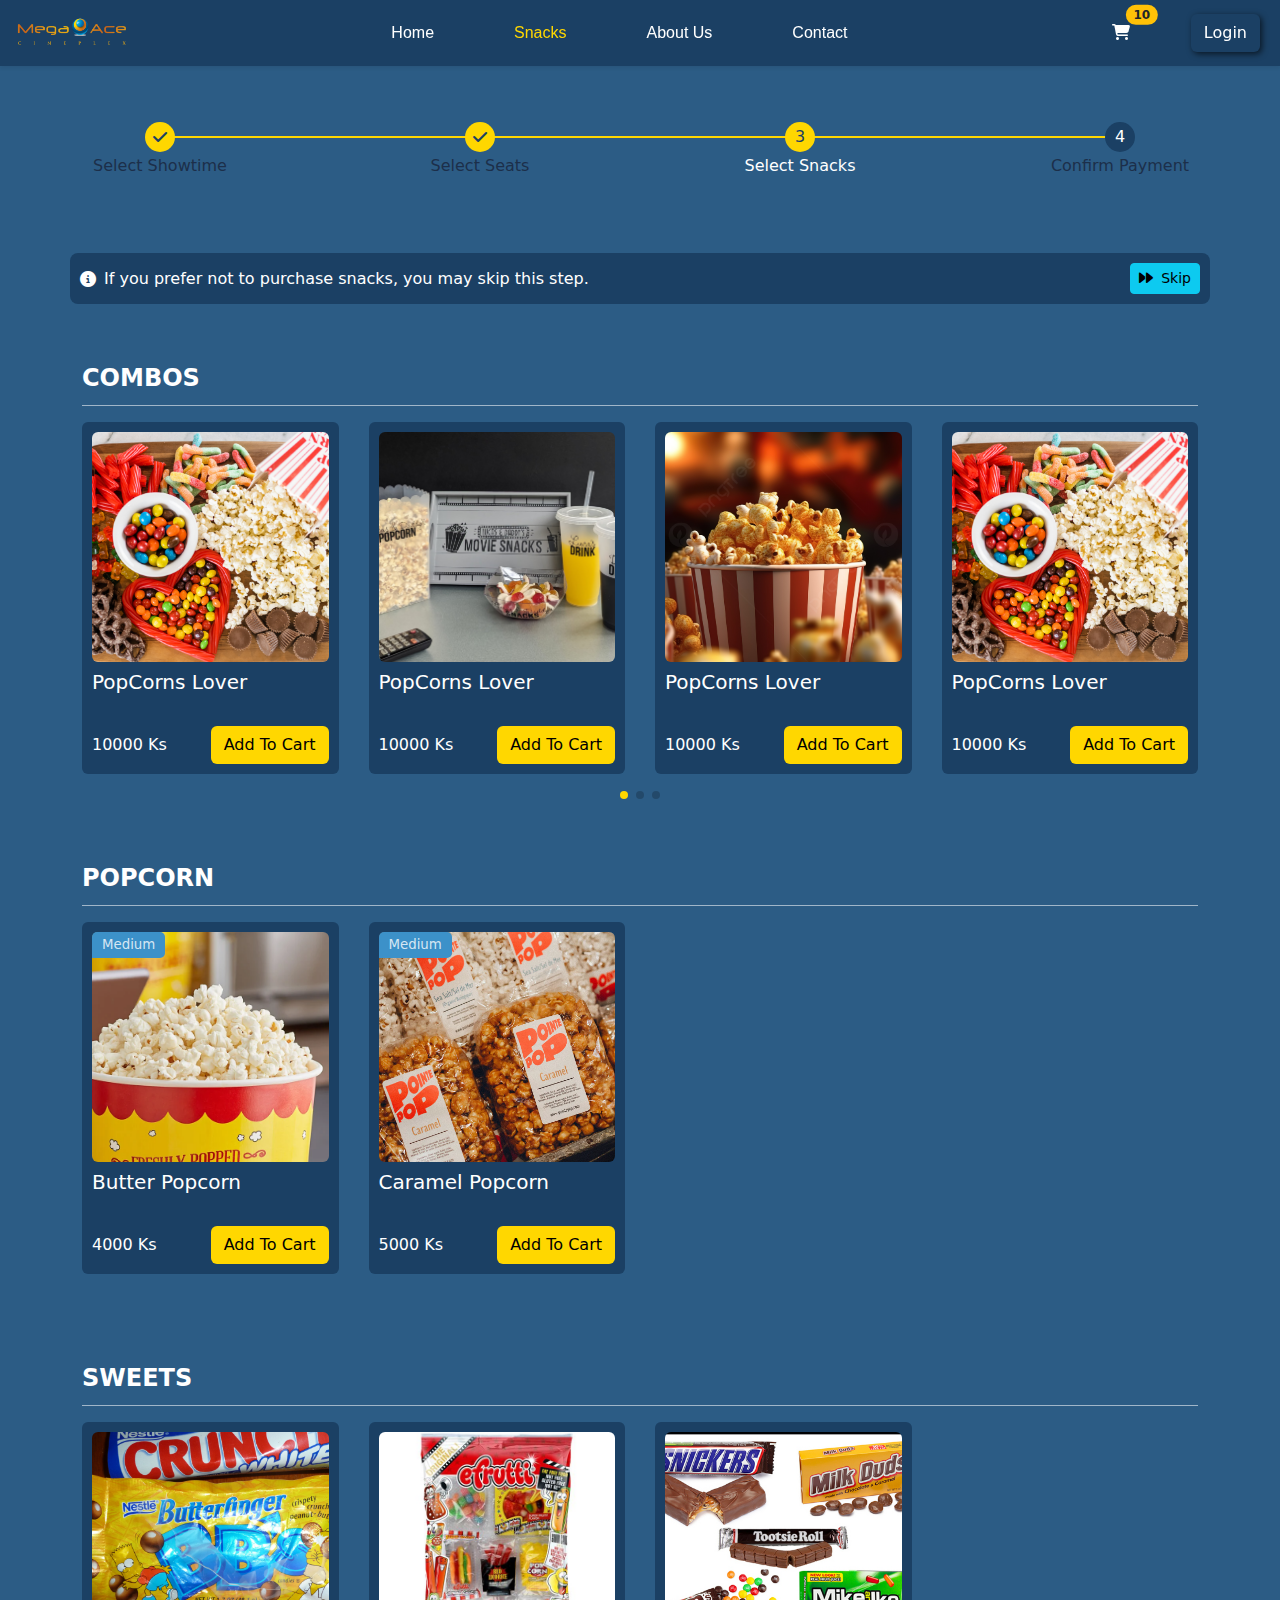
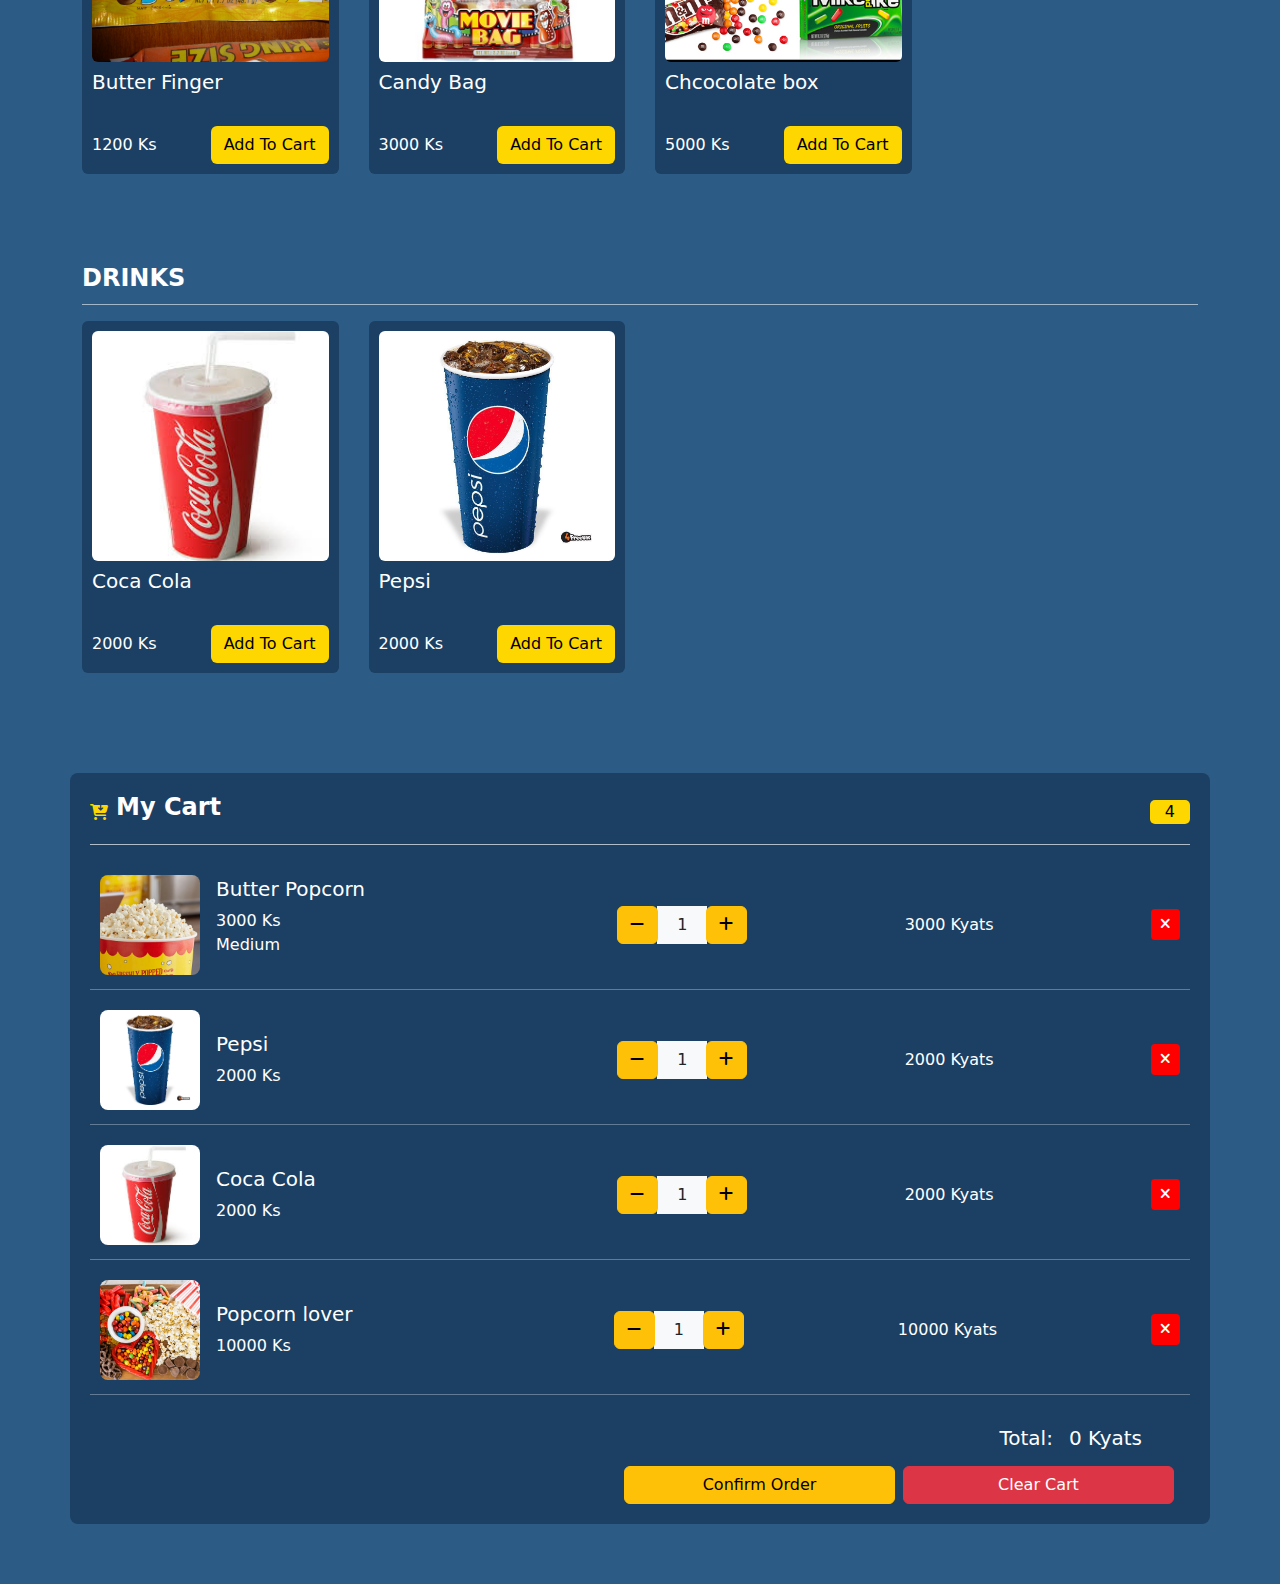
<file: index.html>
<!DOCTYPE html>
<html lang="en">
<head>
    <meta charset="UTF-8">
    <meta name="viewport" content="width=device-width, initial-scale=1.0">

    <title>Snacks</title>

    <!-- css bootstrap  -->
    <link href="https://cdn.jsdelivr.net/npm/bootstrap@5.3.3/dist/css/bootstrap.min.css" rel="stylesheet" integrity="sha384-QWTKZyjpPEjISv5WaRU9OFeRpok6YctnYmDr5pNlyT2bRjXh0JMhjY6hW+ALEwIH" crossorigin="anonymous">

    <!-- font-awesome  -->
    <link rel="stylesheet" href="font-awesome/css/all.min.css">

    <!-- animate  -->
   <link rel="stylesheet" href="https://cdnjs.cloudflare.com/ajax/libs/animate.css/4.1.1/animate.min.css"/>

    <!-- swiper css  -->
    <link rel="stylesheet" href="https://cdn.jsdelivr.net/npm/swiper@11/swiper-bundle.min.css" />
    
    <!-- css -->
    <link rel="stylesheet" href="style.css">
</head>
<body>
    <!-- nav bar start-->
    <nav class="navbar navbar-expand-md sticky-top shadow-sm d-flex" id="nav">
        <div class="container-fluid">
            <a href="index.html" class="d-flex align-items-center text-decoration-none">
                <img src="image/IMG_20240924_142602_514.png" alt="" id="logo-img">
            </a>
            <div class="d-flex align-items-center me-2">
                <button class="navbar-toggler" type="button" data-bs-toggle="collapse" data-bs-target="#navbarNav" aria-controls="navbarNav" aria-expanded="false" aria-label="Toggle navigation">
                    <i class="fa-solid fa-bars"></i>
                </button>
                <div class="d-md-none d-flex ms-auto cart-button-mobile">
                    <a href="" class="btn position-relative">
                        <i class="fa-solid fa-cart-shopping text-white"></i>
                        <span class="position-absolute top-0 start-100 translate-middle text-dark badge rounded-pill bg-warning">10</span>
                    </a>
                </div>
            </div>
            <div class="collapse navbar-collapse" id="navbarNav">
                <ul class="navbar-nav m-auto" id="nav-order">
                    <li class="nav-item">
                        <a class="nav-link" href="home.html">Home</a>
                    </li>
                    <li class="nav-item">
                        <a class="nav-link" href="index.html">Snacks</a>
                    </li>
                    <li class="nav-item">
                        <a class="nav-link" href="about.html">About Us</a>
                    </li>
                    <li class="nav-item">
                        <a class="nav-link" href="contact.html">Contact</a>
                    </li>
                </ul>
                <div class="nav-item d-flex" id="nav-icon">
                    <div class="d-inline me-5" id="cart-lap">
                        <a href="">
                            <button type="button" class="btn position-relative">
                                <i class="fa-solid fa-cart-shopping text-white"></i>
                                <span class="position-absolute top-0 start-100 translate-middle text-dark badge rounded-pill bg-warning">
                                  10
                                </span>
                            </button>
                        </a>
                    </div>
                    <div class="d-inline me-2">
                        <a href="auth.html" class="btn text-white" role="button" id="login-btn">
                            Login
                        </a>
                    </div>
                </div>
            </div>
        </div>
    </nav>
    <!-- nav bar end  -->

    <!-- snacks page start  -->
    <!-- <section>
        <div id="carouselExampleInterval" class="carousel slide" data-bs-ride="carousel">
            <div class="carousel-indicators">
                <button type="button" data-bs-target="#carouselExampleInterval" data-bs-slide-to="0" class="active" aria-current="true" aria-label="Slide 1"></button>
                <button type="button" data-bs-target="#carouselExampleInterval" data-bs-slide-to="1" aria-label="Slide 2"></button>
                <button type="button" data-bs-target="#carouselExampleInterval" data-bs-slide-to="2" aria-label="Slide 3"></button>
              </div>
            <div class="carousel-inner">
                <div class="carousel-item active" data-bs-interval="3000">
                    <img src="image/movie-night-snack-board.jpg" class="d-block w-100" alt="...">
                </div>
                <div class="carousel-item" data-bs-interval="3000">
                    <img src="image/il_fullxfull.5926733962_tkkp.avif" class="d-block w-100" alt="...">
                </div>
                <div class="carousel-item" data-bs-interval="3000">
                    <img src="image/pngtree-abundance-of-popcorn-for-an-immersive-cinema-experience-3d-rendered-illustration-picture-image_8480091.jpg" class="d-block w-100" alt="...">
                </div>
            </div>
        </div>
    </section> -->
    <!-- snacks page end  -->

    <div id="order-location3">
        <div class="d-flex align-items-center justify-content-center">
            <span></span>
            <span></span>
        </div>
        <div id="o-location-n">
            <div class="d-flex align-items-center justify-content-around">
                <label for=""><i class="fa-solid fa-check"></i></label>
                <label for=""><i class="fa-solid fa-check"></i></label>
                <label for="">3</label>
                <label for="">4</label>
            </div>
            <div class="d-flex align-items-center justify-content-around mt-1">
                <h6>Select Showtime</h6>
                <h6>Select Seats</h6>
                <h6>Select Snacks</h6>
                <h6>Confirm Payment</h6>
            </div>
        </div>
    </div>

    <div id="skip-section" class="container-lg">
        <div class="d-flex align-items-center">
            <i class="fa-solid fa-circle-info me-2"></i>
            <label class="text-gray-50">If you prefer not to purchase snacks, you may skip this step.</label>
        </div>
        <a href="payment.html" class="text-decoration-none">
            <button class="btn btn-sm btn-info"><i class="fa-solid fa-forward me-2"></i>Skip</button>
        </a>
    </div>

    <!-- snack catgories start  -->
    <section id="snack-category" class="container-lg">
        <div class="combo-snack">
            <h4>COMBOS</h4>
            <div class="swiper mySwiper">
                <div class="swiper-wrapper">
                    <div class="swiper-slide">
                        <div class="rounded combo-content">
                            <a href="" class="text-white text-decoration-none">
                                <img src="image/movie-night-snack-board.jpg" class="w-100 d-block rounded" alt="">
                                <h5 class="mt-2">PopCorns Lover</h5> 
                            </a>
                            <div class="d-flex align-items-center justify-content-between mt-3">
                                <label for="">10000 Ks</label>
                                <a href="" class="text-decoration-none">
                                    <button class="btn cart-btn">Add To Cart</button>
                                </a>
                            </div>
                        </div>
                    </div>
                    <div class="swiper-slide">
                        <div class="rounded combo-content">
                            <a href="" class="text-white text-decoration-none">
                                <img src="image/il_fullxfull.5926733962_tkkp.avif" class="w-100 d-block rounded" alt="">
                                <h5 class="mt-2">PopCorns Lover</h5> 
                            </a>
                            <div class="d-flex align-items-center justify-content-between mt-3">
                                <label for="">10000 Ks</label>
                                <a href="" class="text-decoration-none">
                                    <button class="btn cart-btn">Add To Cart</button>
                                </a>
                            </div>
                        </div>
                    </div>
                    <div class="swiper-slide">
                        <div class="rounded combo-content">
                            <a href="" class="text-white text-decoration-none">
                                <img src="image/pngtree-abundance-of-popcorn-for-an-immersive-cinema-experience-3d-rendered-illustration-picture-image_8480091.jpg" class="w-100 d-block rounded" alt="">
                                <h5 class="mt-2">PopCorns Lover</h5> 
                            </a>
                            <div class="d-flex align-items-center justify-content-between mt-3">
                                <label for="">10000 Ks</label>
                                <a href="" class="text-decoration-none">
                                    <button class="btn cart-btn">Add To Cart</button>
                                </a>
                            </div>
                        </div>
                    </div>
                    <div class="swiper-slide">
                        <div class="rounded combo-content">
                            <a href="" class="text-white text-decoration-none">
                                <img src="image/movie-night-snack-board.jpg" class="w-100 d-block rounded" alt="">
                                <h5 class="mt-2">PopCorns Lover</h5> 
                            </a>
                            <div class="d-flex align-items-center justify-content-between mt-3">
                                <label for="">10000 Ks</label>
                                <a href="" class="text-decoration-none">
                                    <button class="btn cart-btn">Add To Cart</button>
                                </a>
                            </div>
                        </div>
                    </div>
                    <div class="swiper-slide">
                        <div class="rounded combo-content">
                            <a href="" class="text-white text-decoration-none">
                                <img src="image/il_fullxfull.5926733962_tkkp.avif" class="w-100 d-block rounded" alt="">
                                <h5 class="mt-2">PopCorns Lover</h5> 
                            </a>
                            <div class="d-flex align-items-center justify-content-between mt-3">
                                <label for="">10000 Ks</label>
                                <a href="" class="text-decoration-none">
                                    <button class="btn cart-btn">Add To Cart</button>
                                </a>
                            </div>
                        </div>
                    </div>
                    <div class="swiper-slide">
                        <div class="rounded combo-content">
                            <a href="" class="text-white text-decoration-none">
                                <img src="image/pngtree-abundance-of-popcorn-for-an-immersive-cinema-experience-3d-rendered-illustration-picture-image_8480091.jpg" class="w-100 d-block rounded" alt="">
                                <h5 class="mt-2">PopCorns Lover</h5> 
                            </a>
                            <div class="d-flex align-items-center justify-content-between mt-3">
                                <label for="">10000 Ks</label>
                                <a href="" class="text-decoration-none">
                                    <button class="btn cart-btn">Add To Cart</button>
                                </a>
                            </div>
                        </div>
                    </div>
                </div>
                <div class="swiper-pagination"></div>
            </div>
        </div>
        <div class="popcorn-snack">
            <h4>POPCORN</h4>
            <div class="swiper mySwiper">
                <div class="swiper-wrapper">
                    <div class="swiper-slide">
                        <div class="rounded combo-content">
                            <a href="detail.html" class="text-white text-decoration-none">
                                <img src="image/pop1.webp" class="w-100 d-block rounded" alt="">
                                <span>Medium</span>
                                <h5 class="mt-2">Butter Popcorn</h5> 
                            </a>
                            <div class="d-flex align-items-center justify-content-between mt-3">
                                <label for="">4000 Ks</label>
                                <a href="" class="text-decoration-none">
                                    <button class="btn cart-btn">Add To Cart</button>
                                </a>
                            </div>
                        </div>
                    </div>
                    <div class="swiper-slide">
                        <div class="rounded combo-content">
                            <a href="" class="text-white text-decoration-none">
                                <img src="image/pop2.webp" class="w-100 d-block rounded" alt="">
                                <span>Medium</span>
                                <h5 class="mt-2">Caramel Popcorn</h5> 
                            </a>
                            <div class="d-flex align-items-center justify-content-between mt-3">
                                <label for="">5000 Ks</label>
                                <a href="" class="text-decoration-none">
                                    <button class="btn cart-btn">Add To Cart</button>
                                </a>
                            </div>
                        </div>
                    </div>
                </div>
                <div class="swiper-pagination"></div>
            </div>
        </div>
        <div class="sweet-snack">
            <h4>SWEETS</h4>
            <div class="swiper mySwiper">
                <div class="swiper-wrapper">
                    <div class="swiper-slide">
                        <div class="rounded combo-content">
                            <a href="" class="text-white text-decoration-none">
                                <img src="image/sweet1.jpg" class="w-100 d-block rounded" alt="">
                                <h5 class="mt-2">Butter Finger</h5> 
                            </a>
                            <div class="d-flex align-items-center justify-content-between mt-3">
                                <label for="">1200 Ks</label>
                                <a href="" class="text-decoration-none">
                                    <button class="btn cart-btn">Add To Cart</button>
                                </a>
                            </div>
                        </div>
                    </div>
                    <div class="swiper-slide">
                        <div class="rounded combo-content">
                            <a href="" class="text-white text-decoration-none">
                                <img src="image/sweet2.jpg" class="w-100 d-block rounded" alt="">
                                <h5 class="mt-2">Candy Bag</h5> 
                            </a>
                            <div class="d-flex align-items-center justify-content-between mt-3">
                                <label for="">3000 Ks</label>
                                <a href="" class="text-decoration-none">
                                    <button class="btn cart-btn">Add To Cart</button>
                                </a>
                            </div>
                        </div>
                    </div>
                    <div class="swiper-slide">
                        <div class="rounded combo-content">
                            <a href="" class="text-white text-decoration-none">
                                <img src="image/sweet3.jpg" class="w-100 d-block rounded" alt="">
                                <h5 class="mt-2">Chcocolate box</h5> 
                            </a>
                            <div class="d-flex align-items-center justify-content-between mt-3">
                                <label for="">5000 Ks</label>
                                <a href="" class="text-decoration-none">
                                    <button class="btn cart-btn">Add To Cart</button>
                                </a>
                            </div>
                        </div>
                    </div>
                </div>
                <div class="swiper-pagination"></div>
            </div>
        </div>
        <div class="drinks">
            <h4>DRINKS</h4>
            <div class="swiper mySwiper">
                <div class="swiper-wrapper">
                    <div class="swiper-slide">
                        <div class="rounded combo-content">
                            <a href="" class="text-white text-decoration-none">
                                <img src="image/drinks1.jfif" class="w-100 d-block rounded" alt="">
                                <h5 class="mt-2">Coca Cola</h5> 
                            </a>
                            <div class="d-flex align-items-center justify-content-between mt-3">
                                <label for="">2000 Ks</label>
                                <a href="" class="text-decoration-none">
                                    <button class="btn cart-btn">Add To Cart</button>
                                </a>
                            </div>
                        </div>
                    </div>
                    <div class="swiper-slide">
                        <div class="rounded combo-content">
                            <a href="" class="text-white text-decoration-none">
                                <img src="image/drinks2.jpg" class="w-100 d-block rounded" alt="">
                                <h5 class="mt-2">Pepsi</h5> 
                            </a>
                            <div class="d-flex align-items-center justify-content-between mt-3">
                                <label for="">2000 Ks</label>
                                <a href="" class="text-decoration-none">
                                    <button class="btn cart-btn">Add To Cart</button>
                                </a>
                            </div>
                        </div>
                    </div>
                </div>
                <div class="swiper-pagination"></div>
            </div>
        </div>
    </section>
    <!-- snack catgories end  -->

    <!-- <div id="cancel-info">
        <div class="d-flex mb-5 border p-3 rounded">
            <i class="fa-solid fa-circle-info me-2 mt-1"></i>
            <label>You can cancel your ticket(s) up to <span class="text-warning fw-bold">45 minutes</span> before the show begins. After this time, <span class="text-warning fw-bold">cancellations may not be possible</span>, so please make sure to act within this timeframe.</label>
        </div>
    </div>

    <div id="booking-total">
        <h5>Amount Payable</h5>
        <div class="px-5 mb-4">
            <div class="d-flex align-items-center justify-content-between mt-3" id="booking-total-content">
                <div class="d-flex align-items-center">
                    <span>3</span>
                    <label>Ticket(s)</label>
                </div>
                <label>15000 Kyats</label>
            </div>
            <div class="d-flex align-items-center justify-content-between mt-3" id="booking-total-content">
                <div class="d-flex align-items-center">
                    <span>6</span>
                    <label>Snacks</label>
                </div>
                <label>19000 Kyats</label>
            </div>
            <div class="d-flex align-items-center justify-content-between mt-3" id="taxes">
                <label for="">Taxes & Fees</label>
                <label>2000 Kyats</label>
            </div>
        </div>
        <hr>
        <div class="d-flex align-items-center justify-content-between mt-3 px-5" id="total-price">
            <label for="">Total</label>
            <label>36000 Kyats</label>
        </div>
    </div> -->


    <!-- snacks cart start  -->
    <section id="snack-cart" class="container-lg mx-auto">
        <div class="d-flex align-items-center justify-content-between">
            <div class="d-flex align-items-center">
                <i class="fa-solid fa-cart-arrow-down me-2 "></i>
                <h4>My Cart</h4>
            </div>
            <label for="">4</label>
        </div>
        <div class="cart-details">
            <div class="cart-content d-flex align-items-center justify-content-between">
                <div class="d-flex align-items-center">
                    <img src="image/pop1.webp" class="d-block" alt="">
                    <div class="ms-3">
                        <h5>Butter Popcorn</h5>
                        <label for="">3000 Ks</label>
                        <p>Medium</p>
                    </div>
                </div>
                <div id="order-count-btn">
                    <div class="d-flex align-items-center" style="width: 130px;">
                        <div class="input-group quantity">
                            <div class="input-group-btn">
                                <button class="btn btn-minus btn-warning">
                                    <i class="fa fa-minus"></i>
                                </button>
                            </div>
                            
                            <input type="text" class="form-control bg-body-tertiary border-0 text-center" id="orderCount" value="1">

                            <div class="input-group-btn">
                                <button class="btn btn-plus btn-warning">
                                    <i class="fa fa-plus"></i>
                                </button>
                            </div>
                        </div>
                    </div>
                </div>
                <div >
                    <label>3000 Kyats</label>
                </div>
                <div >
                    <button class="btn btn-sm btn-remove remove"><i class="fa fa-times"></i></button>
                </div>
            </div>
            <div class="cart-content d-flex align-items-center justify-content-between">
                <div class="d-flex align-items-center">
                    <img src="image/drinks2.jpg" class="d-block" alt="">
                    <div class="ms-3">
                        <h5>Pepsi</h5>
                        <label for="">2000 Ks</label>
                    </div>
                </div>
                <div id="order-count-btn" >
                    <div class="d-flex align-items-center">
                        <div class="input-group quantity" style="width: 130px;">
                            <div class="input-group-btn">
                                <button class="btn btn-minus btn-warning">
                                    <i class="fa fa-minus"></i>
                                </button>
                            </div>
                            
                            <input type="text" class="form-control bg-body-tertiary border-0 text-center" id="orderCount" value="1">

                            <div class="input-group-btn">
                                <button class="btn btn-plus btn-warning">
                                    <i class="fa fa-plus"></i>
                                </button>
                            </div>
                        </div>
                    </div>
                </div>
                <div>
                    <label>2000 Kyats</label>
                </div>
                <div>
                    <button class="btn btn-sm btn-remove remove"><i class="fa fa-times"></i></button>
                </div>
            </div>
            <div class="cart-content d-flex align-items-center justify-content-between">
                <div class="d-flex align-items-center">
                    <img src="image/drinks1.jfif" class="d-block" alt="">
                    <div class="ms-3">
                        <h5>Coca Cola</h5>
                        <label for="">2000 Ks</label>
                    </div>
                </div>
                <div id="order-count-btn" >
                    <div class="d-flex align-items-center">
                        <div class="input-group quantity" style="width: 130px;">
                            <div class="input-group-btn">
                                <button class="btn btn-minus btn-warning">
                                    <i class="fa fa-minus"></i>
                                </button>
                            </div>
                            
                            <input type="text" class="form-control bg-body-tertiary border-0 text-center" id="orderCount" value="1">

                            <div class="input-group-btn">
                                <button class="btn btn-plus btn-warning">
                                    <i class="fa fa-plus"></i>
                                </button>
                            </div>
                        </div>
                    </div>
                </div>
                <div>
                    <label>2000 Kyats</label>
                </div>
                <div>
                    <button class="btn btn-sm btn-remove remove"><i class="fa fa-times"></i></button>
                </div>
            </div>
            <div class="cart-content d-flex align-items-center justify-content-between">
                <div class="d-flex align-items-center">
                    <img src="image/movie-night-snack-board.jpg" class="d-block" alt="">
                    <div class="ms-3">
                        <h5>Popcorn lover</h5>
                        <label for="">10000 Ks</label>
                    </div>
                </div>
                <div id="order-count-btn" >
                    <div class="d-flex align-items-center">
                        <div class="input-group quantity" style="width: 130px;">
                            <div class="input-group-btn">
                                <button class="btn btn-minus btn-warning">
                                    <i class="fa fa-minus"></i>
                                </button>
                            </div>
                            
                            <input type="text" class="form-control bg-body-tertiary border-0 text-center" id="orderCount" value="1">

                            <div class="input-group-btn">
                                <button class="btn btn-plus btn-warning">
                                    <i class="fa fa-plus"></i>
                                </button>
                            </div>
                        </div>
                    </div>
                </div>
                <div>
                    <label>10000 Kyats</label>
                </div>
                <div>
                    <button class="btn btn-sm btn-remove remove"><i class="fa fa-times"></i></button>
                </div>
            </div>
            <div class="pt-2">
                <div class="d-flex justify-content-end my-2 me-5">
                    <h5>Total:</h5>
                    <h5 class="ms-3">0 Kyats</h5>
                </div>
                <div class="d-flex justify-content-end me-3">
                    <button class="btn btn-warning w-25">
                        <span>Confirm Order</span>
                    </button>
                    <button class="btn btn-danger w-25 ms-2">
                        <span>Clear Cart</span>
                    </button>
                </div>
            </div>
        </div>
        <div class="cart-details-ph">
            <div class="cart-content-ph">
                <div class="d-flex align-content-center justify-content-end mb-1">
                    <button class="btn btn-sm btn-remove remove"><i class="fa fa-times"></i></button>
                </div>
                <div class="d-flex align-items-center">
                    <img src="image/pop1.webp" class="d-block" alt="">
                    <div class="ms-3">
                        <h5>Butter Popcorn</h5>
                        <label for="">3000 Ks</label>
                        <p>Medium</p>
                    </div>
                </div>
                <div class="d-flex align-items-center mt-3">
                    <div id="order-count-btn">
                        <div class="d-flex align-items-center" style="width: 130px;">
                            <div class="input-group quantity">
                                <div class="input-group-btn">
                                    <button class="btn btn-sm btn-minus btn-warning">
                                        <i class="fa fa-minus"></i>
                                    </button>
                                </div>
                                
                                <input type="text" class="form-control p-0 bg-body-tertiary border-0 text-center" id="orderCount" value="1">
    
                                <div class="input-group-btn">
                                    <button class="btn btn-sm btn-plus btn-warning">
                                        <i class="fa fa-plus"></i>
                                    </button>
                                </div>
                            </div>
                        </div>
                    </div>
                    <div class="ms-3">
                        <label>Total: 3000 Ks</label>
                    </div>
                </div>
            </div>
            <div class="cart-content-ph">
                <div class="d-flex align-content-center justify-content-end mb-1">
                    <button class="btn btn-sm btn-remove remove"><i class="fa fa-times"></i></button>
                </div>
                <div class="d-flex align-items-center">
                    <img src="image/drinks1.jfif" class="d-block" alt="">
                    <div class="ms-3">
                        <h5>Coca Cola</h5>
                        <label for="">2000 Ks</label>
                    </div>
                </div>
                <div class="d-flex align-items-center mt-3">
                    <div id="order-count-btn">
                        <div class="d-flex align-items-center" style="width: 130px;">
                            <div class="input-group quantity">
                                <div class="input-group-btn">
                                    <button class="btn btn-sm btn-minus btn-warning">
                                        <i class="fa fa-minus"></i>
                                    </button>
                                </div>
                                
                                <input type="text" class="form-control p-0 bg-body-tertiary border-0 text-center" id="orderCount" value="1">
    
                                <div class="input-group-btn">
                                    <button class="btn btn-sm btn-plus btn-warning">
                                        <i class="fa fa-plus"></i>
                                    </button>
                                </div>
                            </div>
                        </div>
                    </div>
                    <div class="ms-3">
                        <label>Total: 2000 Ks</label>
                    </div>
                </div>
            </div>
            <div class="cart-content-ph">
                <div class="d-flex align-content-center justify-content-end mb-1">
                    <button class="btn btn-sm btn-remove remove"><i class="fa fa-times"></i></button>
                </div>
                <div class="d-flex align-items-center">
                    <img src="image/drinks2.jpg" class="d-block" alt="">
                    <div class="ms-3">
                        <h5>Pepsi</h5>
                        <label for="">2000 Ks</label>
                    </div>
                </div>
                <div class="d-flex align-items-center mt-3">
                    <div id="order-count-btn">
                        <div class="d-flex align-items-center" style="width: 130px;">
                            <div class="input-group quantity">
                                <div class="input-group-btn">
                                    <button class="btn btn-sm btn-minus btn-warning">
                                        <i class="fa fa-minus"></i>
                                    </button>
                                </div>
                                
                                <input type="text" class="form-control p-0 bg-body-tertiary border-0 text-center" id="orderCount" value="1">
    
                                <div class="input-group-btn">
                                    <button class="btn btn-sm btn-plus btn-warning">
                                        <i class="fa fa-plus"></i>
                                    </button>
                                </div>
                            </div>
                        </div>
                    </div>
                    <div class="ms-3">
                        <label>Total: 2000 Ks</label>
                    </div>
                </div>
            </div>
            <div class="cart-content-ph">
                <div class="d-flex align-content-center justify-content-end mb-1">
                    <button class="btn btn-sm btn-remove remove"><i class="fa fa-times"></i></button>
                </div>
                <div class="d-flex align-items-center">
                    <img src="image/movie-night-snack-board.jpg" class="d-block" alt="">
                    <div class="ms-3">
                        <h5>Popcorn Lover</h5>
                        <label for="">10000 Ks</label>
                    </div>
                </div>
                <div class="d-flex align-items-center mt-3">
                    <div id="order-count-btn">
                        <div class="d-flex align-items-center" style="width: 130px;">
                            <div class="input-group quantity">
                                <div class="input-group-btn">
                                    <button class="btn btn-sm btn-minus btn-warning">
                                        <i class="fa fa-minus"></i>
                                    </button>
                                </div>
                                
                                <input type="text" class="form-control p-0 bg-body-tertiary border-0 text-center" id="orderCount" value="1">
    
                                <div class="input-group-btn">
                                    <button class="btn btn-sm btn-plus btn-warning">
                                        <i class="fa fa-plus"></i>
                                    </button>
                                </div>
                            </div>
                        </div>
                    </div>
                    <div class="ms-3">
                        <label>Total: 10000 Ks</label>
                    </div>
                </div>
            </div>
            <div class="pt-2">
                <div class="d-flex justify-content-end my-2 me-5">
                    <h5>Total:</h5>
                    <h5 class="ms-3">0 Kyats</h5>
                </div>
                <div class="d-flex justify-content-end me-3" id="btns">
                    <button class="btn w-25" id="confirm-btn">
                        <span>Confirm Order</span>
                    </button>
                    <button class="btn btn-danger w-25 ms-2" id="clear-btn">
                        <span>Clear Cart</span>
                    </button>
                </div>
            </div>
        </div>
    </section>
    <!-- snacks cart end  -->

</body>

    <!-- js bootstrap  -->
    <script src="https://cdn.jsdelivr.net/npm/bootstrap@5.3.3/dist/js/bootstrap.bundle.min.js" integrity="sha384-YvpcrYf0tY3lHB60NNkmXc5s9fDVZLESaAA55NDzOxhy9GkcIdslK1eN7N6jIeHz" crossorigin="anonymous"></script>

    <!-- swiper js  -->
    <script src="https://cdn.jsdelivr.net/npm/swiper@11/swiper-bundle.min.js"></script>

    <!-- jquery -->
    <script src="https://cdnjs.cloudflare.com/ajax/libs/jquery/3.7.1/jquery.min.js" integrity="sha512-v2CJ7UaYy4JwqLDIrZUI/4hqeoQieOmAZNXBeQyjo21dadnwR+8ZaIJVT8EE2iyI61OV8e6M8PP2/4hpQINQ/g==" crossorigin="anonymous" referrerpolicy="no-referrer"></script>

    <!-- js  -->
    <script src="script.js"></script>

</html>
</file>
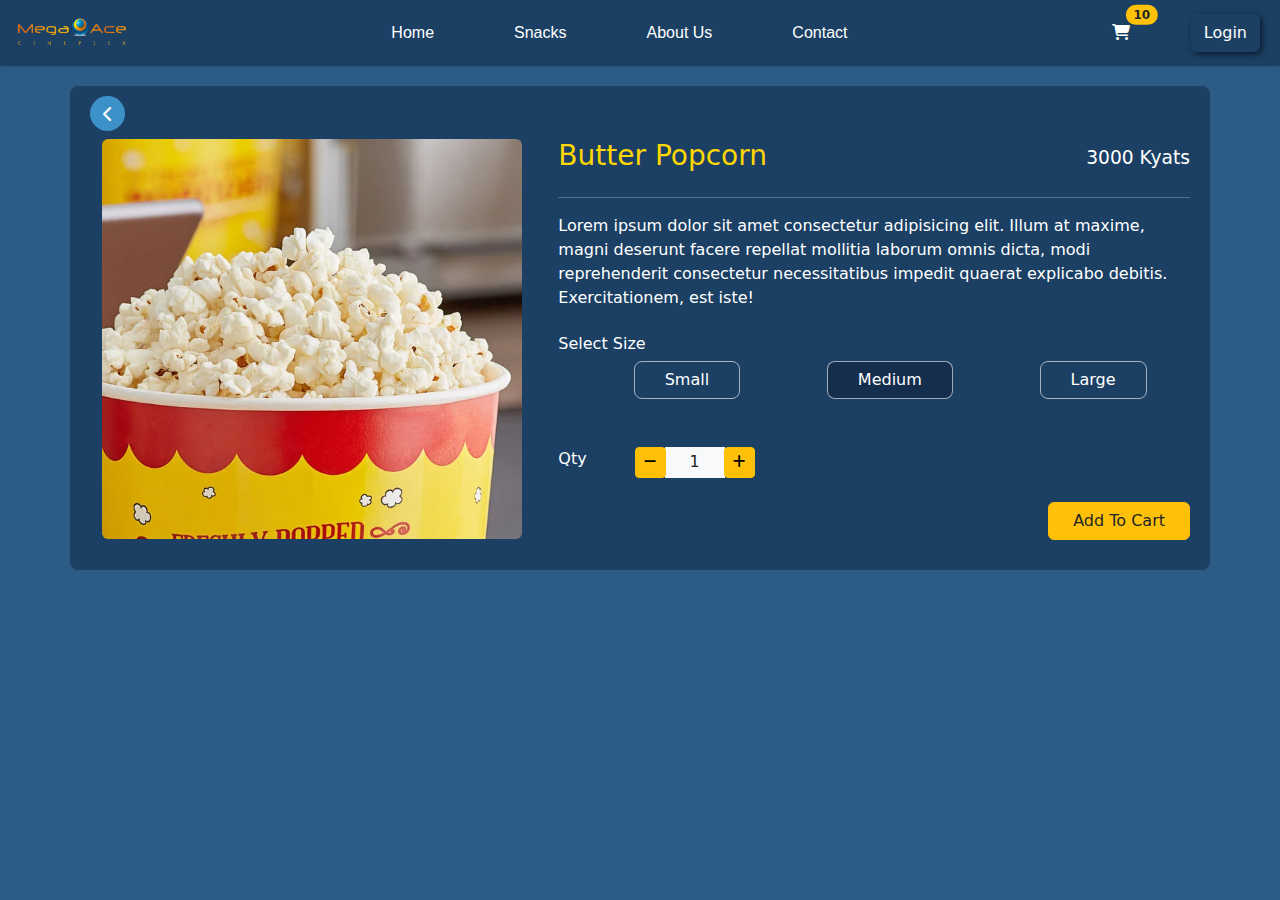
<file: detail.html>
<!DOCTYPE html>
<html lang="en">
<head>
    <meta charset="UTF-8">
    <meta name="viewport" content="width=device-width, initial-scale=1.0">

    <title>Details</title>

    <!-- css bootstrap  -->
    <link href="https://cdn.jsdelivr.net/npm/bootstrap@5.3.3/dist/css/bootstrap.min.css" rel="stylesheet" integrity="sha384-QWTKZyjpPEjISv5WaRU9OFeRpok6YctnYmDr5pNlyT2bRjXh0JMhjY6hW+ALEwIH" crossorigin="anonymous">

    <!-- font-awesome  -->
    <link rel="stylesheet" href="font-awesome/css/all.min.css">

    <!-- animate  -->
   <link rel="stylesheet" href="https://cdnjs.cloudflare.com/ajax/libs/animate.css/4.1.1/animate.min.css"/>

    <!-- swiper css  -->
    <link rel="stylesheet" href="https://cdn.jsdelivr.net/npm/swiper@11/swiper-bundle.min.css" />
    
    <!-- css -->
    <link rel="stylesheet" href="style.css">
</head>
<body>
    <!-- nav bar start-->
    <nav class="navbar navbar-expand-md sticky-top shadow-sm d-flex" id="nav">
        <div class="container-fluid">
            <a href="index.html" class="d-flex align-items-center text-decoration-none">
                <img src="image/IMG_20240924_142602_514.png" alt="" id="logo-img">
            </a>
            <div class="d-flex align-items-center me-2">
                <button class="navbar-toggler" type="button" data-bs-toggle="collapse" data-bs-target="#navbarNav" aria-controls="navbarNav" aria-expanded="false" aria-label="Toggle navigation">
                    <i class="fa-solid fa-bars"></i>
                </button>
                <div class="d-md-none d-flex ms-auto cart-button-mobile">
                    <a href="" class="btn position-relative">
                        <i class="fa-solid fa-cart-shopping text-white"></i>
                        <span class="position-absolute top-0 start-100 translate-middle text-dark badge rounded-pill bg-warning">10</span>
                    </a>
                </div>
            </div>
            <div class="collapse navbar-collapse" id="navbarNav">
                <ul class="navbar-nav m-auto" id="nav-order">
                    <li class="nav-item">
                        <a class="nav-link" href="home.html">Home</a>
                    </li>
                    <li class="nav-item">
                        <a class="nav-link" href="index.html">Snacks</a>
                    </li>
                    <li class="nav-item">
                        <a class="nav-link" href="about.html">About Us</a>
                    </li>
                    <li class="nav-item">
                        <a class="nav-link" href="contact.html">Contact</a>
                    </li>
                </ul>
                <div class="nav-item d-flex" id="nav-icon">
                    <div class="d-inline me-5" id="cart-lap">
                        <a href="">
                            <button type="button" class="btn position-relative">
                                <i class="fa-solid fa-cart-shopping text-white"></i>
                                <span class="position-absolute top-0 start-100 translate-middle text-dark badge rounded-pill bg-warning">
                                  10
                                </span>
                            </button>
                        </a>
                    </div>
                    <div class="d-inline me-2">
                        <a href="auth.html" class="btn text-white" role="button" id="login-btn">
                            Login
                        </a>
                    </div>
                </div>
            </div>
        </div>
    </nav>
    <!-- nav bar end  -->

    <!-- snacks details start  -->
    <section id="snack-detail" class="container-lg">
        <a href="index.html" class="text-decoration-none text-white" id="snack-back">
            <i class="fa-solid fa-chevron-left"></i>
        </a>
        <div class="row mt-2 align-items-center">
            <div class="col-lg-5 col-md-6">
                <img src="image/pop1.webp" class="d-block rounded" alt="">
            </div>
            <div class="col-lg-7 col-md-6">
                <div id="snack-detail-content">
                    <div class="d-flex align-items-center justify-content-between">
                        <h3>Butter Popcorn</h3>
                        <label>3000 Kyats</label>
                    </div>
                    <hr>
                    <p>Lorem ipsum dolor sit amet consectetur adipisicing elit. Illum at maxime, magni deserunt facere repellat mollitia laborum omnis dicta, modi reprehenderit consectetur necessitatibus impedit quaerat explicabo debitis. Exercitationem, est iste!</p>
                    <div class="mt-4">
                        <h6>Select Size</h6>
                        <ul>
                            <li class="size">Small</li>
                            <li class="size size-active">Medium</li>
                            <li class="size">Large</li>
                        </ul>
                    </div>
                    <div class="mt-5" id="order-count-btn" >
                        <div class="d-flex align-items-center">
                            <h6>Qty</h6>
                            <div class="input-group quantity ms-5" style="width: 120px;">
                                <div class="input-group-btn">
                                    <button class="btn btn-sm btn-minus btn-warning">
                                        <i class="fa fa-minus"></i>
                                    </button>
                                </div>
                                
                                <input type="text" class="form-control p-0 bg-body-tertiary border-0 text-center" id="orderCount" value="1">
    
                                <div class="input-group-btn">
                                    <button class="btn btn-sm btn-plus btn-warning">
                                        <i class="fa fa-plus"></i>
                                    </button>
                                </div>
                            </div>
                        </div>
                        <div class="d-flex justify-content-end mt-4">
                            <button type="button" class="btn px-4 btn-warning text-dark" id="addCartBtn">Add To Cart</button>
                        </div>
                    </div>
                </div>
            </div>
        </div>
    </section>
    <!-- snacks details end  -->

</body>

    <!-- js bootstrap  -->
    <script src="https://cdn.jsdelivr.net/npm/bootstrap@5.3.3/dist/js/bootstrap.bundle.min.js" integrity="sha384-YvpcrYf0tY3lHB60NNkmXc5s9fDVZLESaAA55NDzOxhy9GkcIdslK1eN7N6jIeHz" crossorigin="anonymous"></script>

    <!-- swiper js  -->
    <script src="https://cdn.jsdelivr.net/npm/swiper@11/swiper-bundle.min.js"></script>

    <!-- jquery -->
    <script src="https://cdnjs.cloudflare.com/ajax/libs/jquery/3.7.1/jquery.min.js" integrity="sha512-v2CJ7UaYy4JwqLDIrZUI/4hqeoQieOmAZNXBeQyjo21dadnwR+8ZaIJVT8EE2iyI61OV8e6M8PP2/4hpQINQ/g==" crossorigin="anonymous" referrerpolicy="no-referrer"></script>

    <!-- js  -->
    <script src="script.js"></script>

</html>
</file>
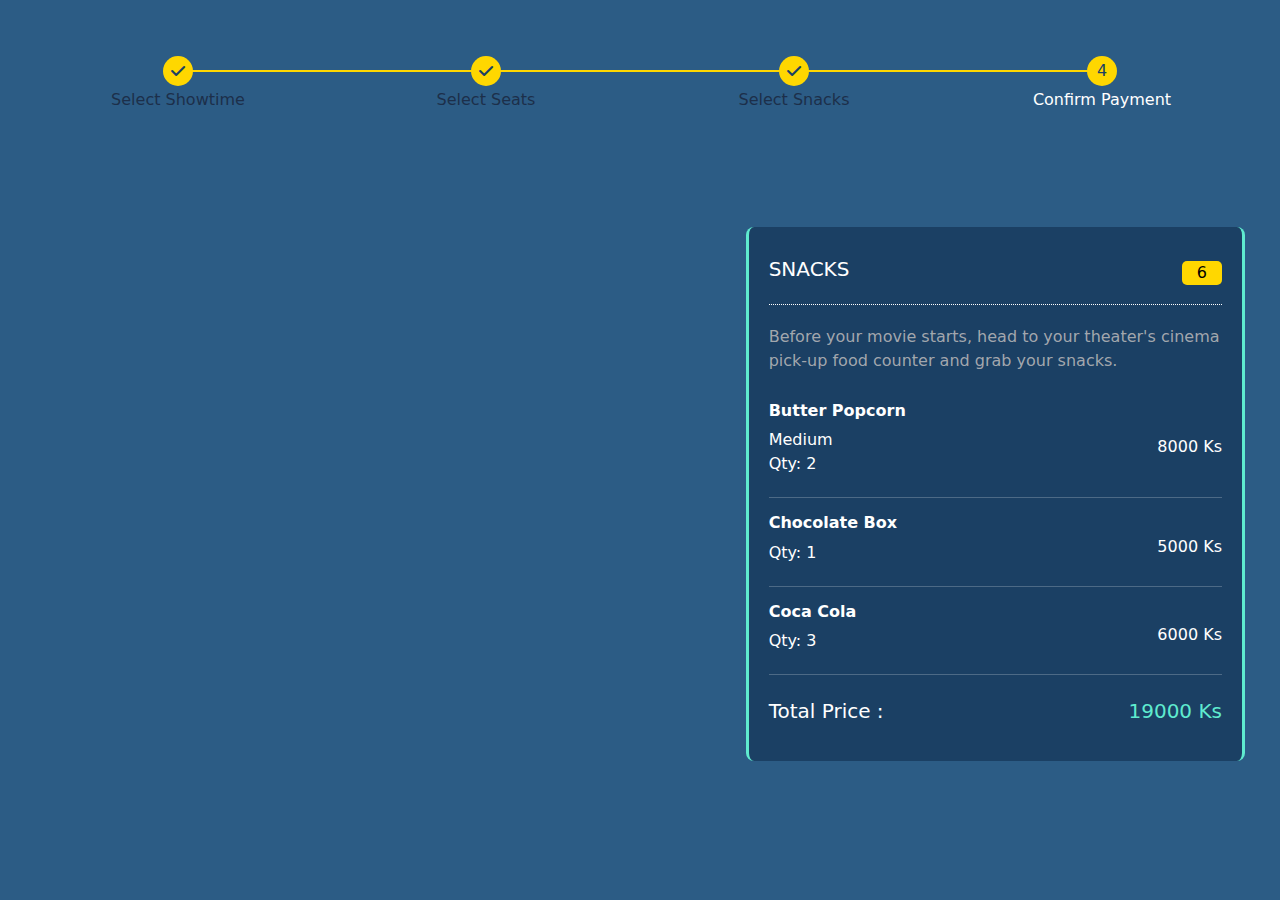
<file: payment.html>
<!DOCTYPE html>
<html lang="en">
<head>
    <meta charset="UTF-8">
    <meta name="viewport" content="width=device-width, initial-scale=1.0">

    <title>Snacks</title>

    <!-- css bootstrap  -->
    <link href="https://cdn.jsdelivr.net/npm/bootstrap@5.3.3/dist/css/bootstrap.min.css" rel="stylesheet" integrity="sha384-QWTKZyjpPEjISv5WaRU9OFeRpok6YctnYmDr5pNlyT2bRjXh0JMhjY6hW+ALEwIH" crossorigin="anonymous">

    <!-- font-awesome  -->
    <link rel="stylesheet" href="font-awesome/css/all.min.css">

    <!-- animate  -->
   <link rel="stylesheet" href="https://cdnjs.cloudflare.com/ajax/libs/animate.css/4.1.1/animate.min.css"/>

    <!-- swiper css  -->
    <link rel="stylesheet" href="https://cdn.jsdelivr.net/npm/swiper@11/swiper-bundle.min.css" />
    
    <!-- css -->
    <link rel="stylesheet" href="style.css">
</head>

<style>
    /*............................................. snack payment start ................................ */
#snack-order{
    position: relative;
    background-color: var(--nav-bar);
    margin-left: 0;
    margin-top: 40px;
    padding: 30px 20px;
    border-radius: 8px;
    border-left: 3px solid var(--teal);
    border-right: 3px solid var(--teal);
}
#snack-order > div:first-child{
    padding-bottom: 15px;
    border-bottom: 1px dotted white;
    text-transform: uppercase;
    margin-bottom: 30px;
}
#snack-order > div:first-child label{
    background-color: var(--gold);
    color: black;
    padding: 0 15px;
    border-radius: 5px;
}
#snack-order > p{
    margin: -10px auto 28px;
    color: rgba(193, 191, 191, 0.832);
}
#snack-order-content > .d-flex{
    border-bottom: 1px solid rgba(255, 255, 255, 0.219);
    padding-bottom: 5px;
    margin-bottom: 15px;
}
.snack-t-price{
    color: var(--teal);
}
@media screen and (max-width: 415px){
    #snack-order > div:first-child h5{
        font-size: 13pt;
    }
}
@media screen and (max-width: 373px){
    #snack-order > div:first-child label{
        font-weight: bold;
        font-size: 10pt;
        padding: 1px 20px !important;
    }
    #snack-order-content h6{
        font-size: 12pt;
    }
    #snack-order > p,
    #snack-order-content span,
    #snack-order-content p{
        font-size: 10pt !important;
    }
    #snack-order > div:last-child h5{
        font-size: 14pt;
    }
}
/*............................................. snack payment end ................................ */
</style>
<body>
    <!-- payment section start  -->
    <section id="payment" class="mb-5">
        <div class="mx-4">

            <div id="order-location4">
                <div class="d-flex align-items-center justify-content-center">
                    <span></span>
                    <span></span>
                </div>
                <div id="o-location-n">
                    <div class="d-flex align-items-center justify-content-around">
                        <label for=""><i class="fa-solid fa-check"></i></label>
                        <label for=""><i class="fa-solid fa-check"></i></label>
                        <label for=""><i class="fa-solid fa-check"></i></label>
                        <label for="">4</label>
                    </div>
                    <div class="d-flex align-items-center justify-content-around mt-1">
                        <h6>Select Showtime</h6>
                        <h6>Select Seats</h6>
                        <h6>Select Snacks</h6>
                        <h6>Confirm Payment</h6>
                    </div>
                </div>
            </div>

            <div class="row">
                <div class="col-lg-5 order-lg-2">
                    <div id="snack-order">
                        <div class="d-flex align-items-center justify-content-between">
                            <h5>SNACKS</h5>
                            <label for="">6</label>
                        </div>
                        <p>Before your movie starts, head to your theater's cinema pick-up food counter and grab your snacks.</p>
                        <div id="snack-order-content">
                            <div class="d-flex align-items-center justify-content-between">
                                <div>
                                    <h6 class="fw-bold">Butter Popcorn</h6>
                                    <span class="fs-6">Medium</span>
                                    <p>Qty: 2</p>
                                </div>
                                <label for="">8000 Ks</label>
                            </div>
                            <div class="d-flex align-items-center justify-content-between">
                                <div>
                                    <h6 class="fw-bold">Chocolate Box</h6>
                                    <p>Qty: 1</p>
                                </div>
                                <label for="">5000 Ks</label>
                            </div>
                            <div class="d-flex align-items-center justify-content-between">
                                <div>
                                    <h6 class="fw-bold">Coca Cola</h6>
                                    <p>Qty: 3</p>
                                </div>
                                <label for="">6000 Ks</label>
                            </div>
                        </div>
                        <div class="d-flex align-items-center justify-content-between mt-4">
                            <h5>Total Price : </h5>
                            <h5 class="snack-t-price">19000 Ks</h5>
                        </div>
                    </div>
                </div>
                <div class="col-lg-7 order-lg-1">
                    
                </div>
            </div>
        </div>
    </section>
    <!-- payment section end  -->

</body>

    <!-- js bootstrap  -->
    <script src="https://cdn.jsdelivr.net/npm/bootstrap@5.3.3/dist/js/bootstrap.bundle.min.js" integrity="sha384-YvpcrYf0tY3lHB60NNkmXc5s9fDVZLESaAA55NDzOxhy9GkcIdslK1eN7N6jIeHz" crossorigin="anonymous"></script>

    <!-- swiper js  -->
    <script src="https://cdn.jsdelivr.net/npm/swiper@11/swiper-bundle.min.js"></script>

    <!-- jquery -->
    <script src="https://cdnjs.cloudflare.com/ajax/libs/jquery/3.7.1/jquery.min.js" integrity="sha512-v2CJ7UaYy4JwqLDIrZUI/4hqeoQieOmAZNXBeQyjo21dadnwR+8ZaIJVT8EE2iyI61OV8e6M8PP2/4hpQINQ/g==" crossorigin="anonymous" referrerpolicy="no-referrer"></script>

    <!-- js  -->
    <script src="script.js"></script>

</html>
</file>
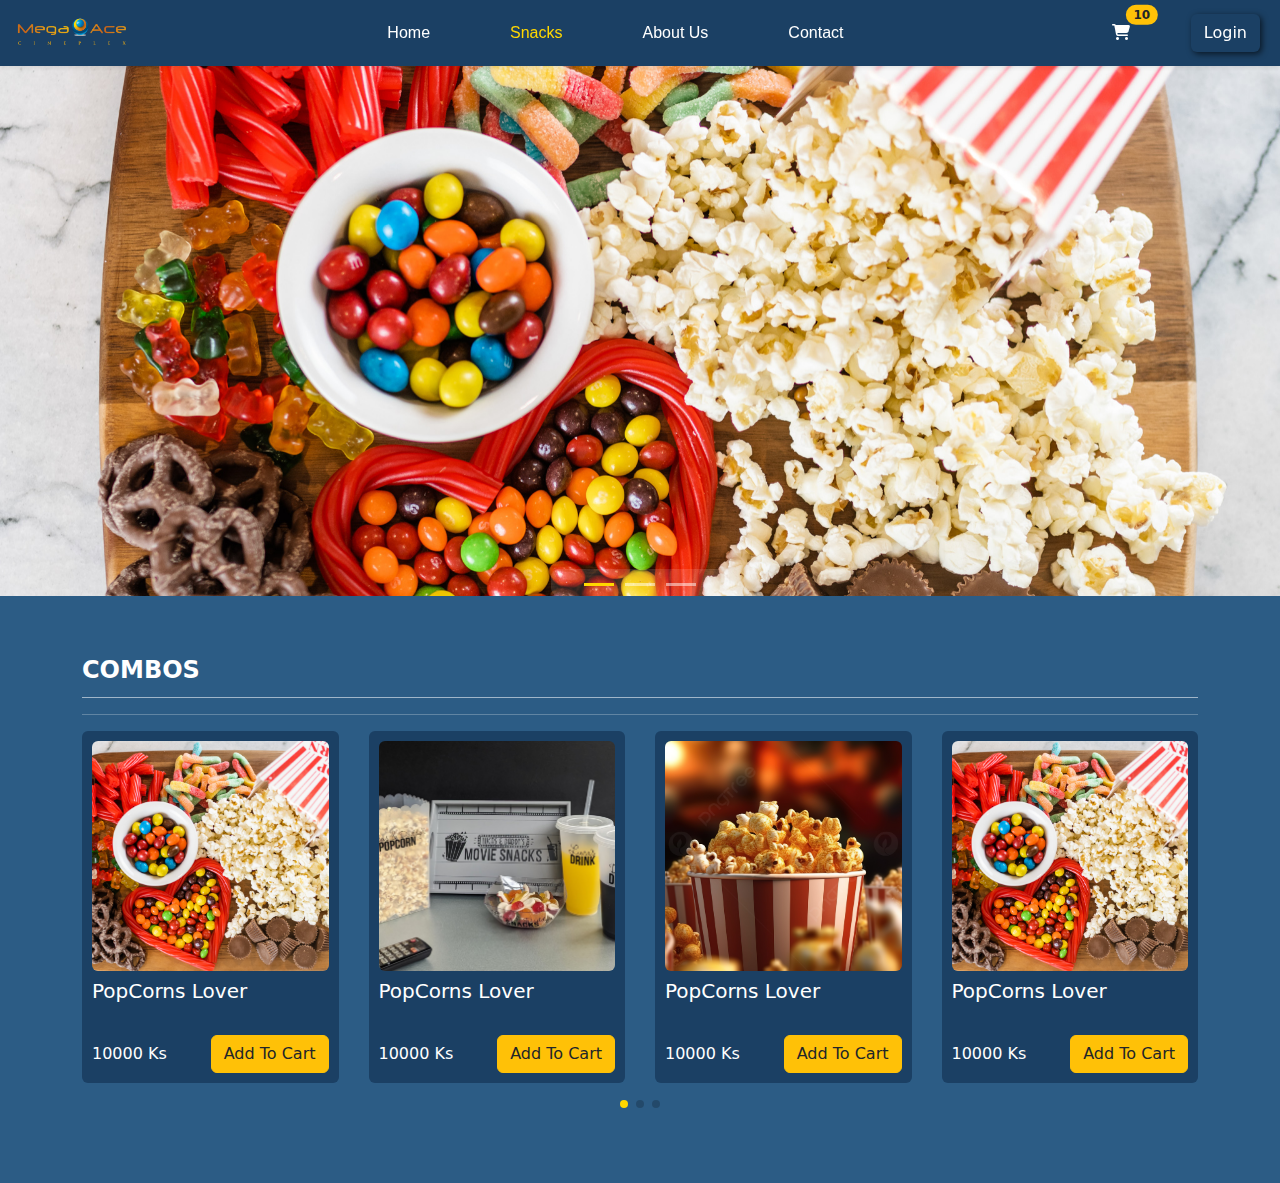
<file: snack.html>
<!DOCTYPE html>
<html lang="en">
<head>
    <meta charset="UTF-8">
    <meta name="viewport" content="width=device-width, initial-scale=1.0">

    <title>Snacks</title>

    <!-- css bootstrap  -->
    <link href="https://cdn.jsdelivr.net/npm/bootstrap@5.3.3/dist/css/bootstrap.min.css" rel="stylesheet" integrity="sha384-QWTKZyjpPEjISv5WaRU9OFeRpok6YctnYmDr5pNlyT2bRjXh0JMhjY6hW+ALEwIH" crossorigin="anonymous">

    <!-- font-awesome  -->
    <link rel="stylesheet" href="font-awesome/css/all.min.css">

    <!-- animate  -->
   <link rel="stylesheet" href="https://cdnjs.cloudflare.com/ajax/libs/animate.css/4.1.1/animate.min.css"/>

    <!-- swiper css  -->
    <link rel="stylesheet" href="https://cdn.jsdelivr.net/npm/swiper@11/swiper-bundle.min.css" />
    
    <!-- css -->
    <link rel="stylesheet" href="style.css">
</head>
<body>
    <!-- nav bar start-->
    <nav class="navbar navbar-expand-md sticky-top shadow-sm" id="nav">
        <div class="container-fluid">
            <a href="index.html" class="d-flex align-items-center text-decoration-none">
                <img src="image/IMG_20240924_142602_514.png" alt="" id="logo-img">
            </a>
            <button class="navbar-toggler" type="button" data-bs-toggle="collapse" data-bs-target="#navbarNav" aria-controls="navbarNav" aria-expanded="false" aria-label="Toggle navigation">
                <i class="fa-solid fa-bars"></i>
            </button>
            <div class="collapse navbar-collapse" id="navbarNav">
                <ul class="navbar-nav m-auto" id="nav-order">
                    <li class="nav-item">
                        <a class="nav-link" href="index.html">Home</a>
                    </li>
                    <li class="nav-item">
                        <a class="nav-link" href="snack.html">Snacks</a>
                    </li>
                    <li class="nav-item">
                        <a class="nav-link" href="about-us.html">About Us</a>
                    </li>
                    <li class="nav-item">
                        <a class="nav-link" href="contact.html">Contact</a>
                    </li>
                </ul>
                <div class="nav-item d-flex" id="nav-icon">
                    <div class="d-inline me-5">
                        <a href="">
                            <button type="button" class="btn position-relative">
                                <i class="fa-solid fa-cart-shopping text-white"></i>
                                <span class="position-absolute top-0 start-100 translate-middle text-dark badge rounded-pill bg-warning">
                                  10
                                </span>
                            </button>
                        </a>
                    </div>
                    <div class="d-inline me-2">
                        <a href="auth.html" class="btn text-white" role="button" id="login-btn">
                            Login
                        </a>
                    </div>
                </div>
            </div>
        </div>
    </nav>
    <!-- nav bar end  -->

    <!-- snacks page start  -->
    <section>
        <div id="carouselExampleInterval" class="carousel slide" data-bs-ride="carousel">
            <div class="carousel-indicators">
                <button type="button" data-bs-target="#carouselExampleInterval" data-bs-slide-to="0" class="active" aria-current="true" aria-label="Slide 1"></button>
                <button type="button" data-bs-target="#carouselExampleInterval" data-bs-slide-to="1" aria-label="Slide 2"></button>
                <button type="button" data-bs-target="#carouselExampleInterval" data-bs-slide-to="2" aria-label="Slide 3"></button>
              </div>
            <div class="carousel-inner">
                <div class="carousel-item active" data-bs-interval="3000">
                    <img src="image/movie-night-snack-board.jpg" class="d-block w-100" alt="...">
                </div>
                <div class="carousel-item" data-bs-interval="3000">
                    <img src="image/il_fullxfull.5926733962_tkkp.avif" class="d-block w-100" alt="...">
                </div>
                <div class="carousel-item" data-bs-interval="3000">
                    <img src="image/pngtree-abundance-of-popcorn-for-an-immersive-cinema-experience-3d-rendered-illustration-picture-image_8480091.jpg" class="d-block w-100" alt="...">
                </div>
            </div>
        </div>
    </section>
    <!-- snacks page end  -->

    <!-- snack catgories start  -->
    <section id="snack-category" class="container-lg">
        <div class="combo-snack">
            <h4>COMBOS</h4>
            <hr>
            <div class="swiper mySwiper">
                <div class="swiper-wrapper">
                    <div class="swiper-slide">
                        <div class="rounded combo-content">
                            <a href="" class="text-white text-decoration-none">
                                <img src="image/movie-night-snack-board.jpg" class="w-100 d-block rounded" alt="">
                                <h5 class="mt-2">PopCorns Lover</h5> 
                            </a>
                            <div class="d-flex align-items-center justify-content-between mt-3">
                                <label for="">10000 Ks</label>
                                <a href="" class="text-decoration-none">
                                    <button class="btn btn-warning text-dark">Add To Cart</button>
                                </a>
                            </div>
                        </div>
                    </div>
                    <div class="swiper-slide">
                        <div class="rounded combo-content">
                            <a href="" class="text-white text-decoration-none">
                                <img src="image/il_fullxfull.5926733962_tkkp.avif" class="w-100 d-block rounded" alt="">
                                <h5 class="mt-2">PopCorns Lover</h5> 
                            </a>
                            <div class="d-flex align-items-center justify-content-between mt-3">
                                <label for="">10000 Ks</label>
                                <a href="" class="text-decoration-none">
                                    <button class="btn btn-warning text-dark">Add To Cart</button>
                                </a>
                            </div>
                        </div>
                    </div>
                    <div class="swiper-slide">
                        <div class="rounded combo-content">
                            <a href="" class="text-white text-decoration-none">
                                <img src="image/pngtree-abundance-of-popcorn-for-an-immersive-cinema-experience-3d-rendered-illustration-picture-image_8480091.jpg" class="w-100 d-block rounded" alt="">
                                <h5 class="mt-2">PopCorns Lover</h5> 
                            </a>
                            <div class="d-flex align-items-center justify-content-between mt-3">
                                <label for="">10000 Ks</label>
                                <a href="" class="text-decoration-none">
                                    <button class="btn btn-warning text-dark">Add To Cart</button>
                                </a>
                            </div>
                        </div>
                    </div>
                    <div class="swiper-slide">
                        <div class="rounded combo-content">
                            <a href="" class="text-white text-decoration-none">
                                <img src="image/movie-night-snack-board.jpg" class="w-100 d-block rounded" alt="">
                                <h5 class="mt-2">PopCorns Lover</h5> 
                            </a>
                            <div class="d-flex align-items-center justify-content-between mt-3">
                                <label for="">10000 Ks</label>
                                <a href="" class="text-decoration-none">
                                    <button class="btn btn-warning text-dark">Add To Cart</button>
                                </a>
                            </div>
                        </div>
                    </div>
                    <div class="swiper-slide">
                        <div class="rounded combo-content">
                            <a href="" class="text-white text-decoration-none">
                                <img src="image/il_fullxfull.5926733962_tkkp.avif" class="w-100 d-block rounded" alt="">
                                <h5 class="mt-2">PopCorns Lover</h5> 
                            </a>
                            <div class="d-flex align-items-center justify-content-between mt-3">
                                <label for="">10000 Ks</label>
                                <a href="" class="text-decoration-none">
                                    <button class="btn btn-warning text-dark">Add To Cart</button>
                                </a>
                            </div>
                        </div>
                    </div>
                    <div class="swiper-slide">
                        <div class="rounded combo-content">
                            <a href="" class="text-white text-decoration-none">
                                <img src="image/pngtree-abundance-of-popcorn-for-an-immersive-cinema-experience-3d-rendered-illustration-picture-image_8480091.jpg" class="w-100 d-block rounded" alt="">
                                <h5 class="mt-2">PopCorns Lover</h5> 
                            </a>
                            <div class="d-flex align-items-center justify-content-between mt-3">
                                <label for="">10000 Ks</label>
                                <a href="" class="text-decoration-none">
                                    <button class="btn btn-warning text-dark">Add To Cart</button>
                                </a>
                            </div>
                        </div>
                    </div>
                </div>
                <div class="swiper-pagination"></div>
            </div>
        </div>
    </section>
    <!-- snack catgories end  -->

</body>

    <!-- js bootstrap  -->
    <script src="https://cdn.jsdelivr.net/npm/bootstrap@5.3.3/dist/js/bootstrap.bundle.min.js" integrity="sha384-YvpcrYf0tY3lHB60NNkmXc5s9fDVZLESaAA55NDzOxhy9GkcIdslK1eN7N6jIeHz" crossorigin="anonymous"></script>

    <!-- swiper js  -->
    <script src="https://cdn.jsdelivr.net/npm/swiper@11/swiper-bundle.min.js"></script>

    <!-- jquery -->
    <script src="https://cdnjs.cloudflare.com/ajax/libs/jquery/3.7.1/jquery.min.js" integrity="sha512-v2CJ7UaYy4JwqLDIrZUI/4hqeoQieOmAZNXBeQyjo21dadnwR+8ZaIJVT8EE2iyI61OV8e6M8PP2/4hpQINQ/g==" crossorigin="anonymous" referrerpolicy="no-referrer"></script>

    <!-- js  -->
    <script src="script.js"></script>

</html>
</file>
<file: style.css>
body{
    background-color: var(--body);
    color: white;
}
:root{
    --body: #2c5c85;
    --nav-bar: #1b4064;
    --secondary: #3c91c9;
    --gold: #FFD700;
    --teal: #5febcf ;
}
/*.......................................... nav bar start ................................... */
#nav{
    background-color: var(--nav-bar);
}
#logo-img{
    display: block;
    width: 120px;
    height: 50px;
    object-fit: cover;
}
#cinema-label{
    margin-top: 4px;
    color: var(--gold);
    font-family: 'Segoe UI', Tahoma, Geneva, Verdana, sans-serif;
    text-transform: uppercase;
    font-weight: bolder;
}
#login-btn,
#logout-btn{
    box-shadow: 2px 2px 6px rgba(0, 0, 0, 0.644);
}
.my-account{
    display: none;
}
.nav-link.active{
    color: var(--gold) !important;
}
#nav-order > li > a{
    color: white;
    padding: 8px 30px;
    margin: 0 10px;
    font-size: 12pt;
    font-family: Arial, Helvetica, sans-serif;
}
#nav-order > li > a:hover,
.nav-item a i:hover,
.nav-item button:hover,
#login-btn:hover,
#logout-btn:hover{
    color: var(--gold) !important;
}
.navbar-toggler{
    border: none;
    color: white;
    box-shadow: none;
    outline: 0;
}
.navbar-toggler:focus{
    box-shadow: none;
}
@media screen and (max-width: 767px){
    #nav-icon{
        display: flex;
    }
    .navbar-nav li{
        padding: 8px 0;
    }
    #nav-icon{
        border-top: 1px solid rgb(242, 240, 240);
        padding-left: 20px;
        padding-top: 15px;
        margin: 10px 0;
    }
    .my-account{
        display: block;
        margin-left: 12px;
    }
    #cart-lap{
        display: none !important;
    }
}
@media screen and (min-width: 768px) and (max-width: 992px){
    #nav-order > li > a{
        margin: 0;
        padding:0 20px;
    }
}
@media screen and (max-width: 348px){
    #cinema-label > h5{
        font-size: 12pt !important;
    }
    #nav-order > li > a{
        font-size: 11pt;
    }
}

.offcanvas{
    background-color: var(--nav-bar);
    color: white;
}
.offcanvas > hr{
    margin-top: -5px;
}
.user-name{
    color: var(--teal);
    font-size: 18pt !important;
}
#profile-info{
    margin-top: -12px;
}
#profile-info form{
    border-left: 2px solid var(--teal);
    border-right: 2px solid var(--teal);
    padding: 10px 0 15px;
    border-radius: 10px;
}
.offcanvas button i:hover,
#profile-info > div > i,
#info-link > div > i,
#info-link > a:hover{
    color: var(--teal) !important;
}
#profile-info > div > h5,
#info-link > div > h5{
    font-weight: bold;
}
/*.......................................... nav bar end ................................... */


/*.......................................... snack page start ................................... */
.carousel-item > img{
    display: block;
    width: 100%;
    height: 530px;
    object-fit: cover;
    margin: auto;
}
.carousel-indicators{
    display: block;
    margin: auto;
    width: fit-content;
    background-color: rgba(255, 255, 255, 0.127);
    padding: 0 30px;
    border-radius: 8px;
}
.carousel-indicators .active {
    background-color: var(--gold);
}
@media screen and (max-width: 575px){
    .carousel-item > img{
        position: relative;
        width: 100%;
        height: 250px;
        object-fit: cover;
    }
    .carousel-indicators{
        background-color: rgba(255, 255, 255, 0.127);
        padding: 0 10px;
        border-radius: 8px;
    }
    .carousel-indicators button {
        width: 15px !important;
        height: 3px !important; 
    }
    
}
/*.......................................... snack page end ................................... */

/*.......................................... snack categories start ................................... */
#order-location1{
    position: relative;
    margin: 80px auto;
}
#order-location2,
#order-location3,
#order-location4{
    position: relative;
    margin: 70px auto;
}
#order-location1 #o-location-n,
#order-location2 #o-location-n,
#order-location3 #o-location-n,
#order-location4 #o-location-n{
    margin-top: -15px;
}
#order-location1 > div:nth-child(1),
#order-location2 > div:nth-child(1),
#order-location3 > div:nth-child(1),
#order-location4 > div:nth-child(1){
    display: block;
    width: 75%;
    margin: auto;
    height: 1px;
    background-color: white;
}
#order-location2 span,
#order-location3 span,
#order-location4 span{
    display: block;
    width: 100%;
}
#order-location2 span:nth-child(1),
#order-location3 span:nth-child(1),
#order-location3 span:nth-child(2),
#order-location4 span:nth-child(1),
#order-location4 span:nth-child(2),
#order-location4 span:nth-child(3){
    border: 1px solid var(--gold);
}
#order-location1 label,
#order-location2 label,
#order-location3 label,
#order-location4 label{
    display: flex;
    align-items: center;
    justify-content: center;
    width: 30px;
    height: 30px;
    border-radius: 50%;
    background-color: var(--nav-bar);
    color: white;
}
#order-location1 label:nth-child(1),
#order-location2 label:nth-child(1),
#order-location2 label:nth-child(2),
#order-location3 label:nth-child(1),
#order-location3 label:nth-child(2),
#order-location3 label:nth-child(3),
#order-location4 label:nth-child(1),
#order-location4 label:nth-child(2),
#order-location4 label:nth-child(3),
#order-location4 label:nth-child(4){
    background-color: var(--gold);
    color: var(--nav-bar);
}
#o-location-n h6{
    width: 100%;
    text-align: center;
}
#order-location1 h6:nth-child(2),
#order-location1 h6:nth-child(3),
#order-location1 h6:nth-child(4),
#order-location2 h6:nth-child(1),
#order-location2 h6:nth-child(3),
#order-location2 h6:nth-child(4),
#order-location3 h6:nth-child(1),
#order-location3 h6:nth-child(2),
#order-location3 h6:nth-child(4),
#order-location4 h6:nth-child(1),
#order-location4 h6:nth-child(2),
#order-location4 h6:nth-child(3){
    color: #1c2f4a;
}
@media screen and (max-width: 480px){
    #order-location1 #o-location-n > div:nth-child(2) > h6,
    #order-location2 #o-location-n > div:nth-child(2) > h6,
    #order-location3 #o-location-n > div:nth-child(2) > h6,
    #order-location4 #o-location-n > div:nth-child(2) > h6{
        display: flex;
        align-items: center;
        justify-content: center;
        width: 10%;
        margin: auto;
        text-align: center;
        font-size: 10pt;
    }
}
@media screen and (max-width: 348px){
    #order-location4 label{
        width: 25px;
        height: 25px;
        font-size: 10pt;
    }
}

#skip-section{
    display: flex;
    align-items: center;
    justify-content: space-between;
    margin: auto;
    background-color: var(--nav-bar);
    padding: 10px;
    border-radius: 8px;
}
@media screen and (max-width: 625px){
    #skip-section{
        display: block;
        width: fit-content;
        margin: auto;
        text-align: left;
    }
    #skip-section > a{
        display: block;
        width: 100%;
        text-align: right;
    }
    #skip-section button{
        margin-top: 10px !important;
    }
}
@media screen and (max-width: 480px){
    #skip-section label{
        font-size: 11pt;
    }
}
#snack-category{
    margin: 60px auto;
}
.popcorn-snack,
.sweet-snack,
.drinks{
    margin-top: 50px;
}
.combo-snack > h4,
.popcorn-snack > h4,
.sweet-snack > h4,
.drinks > h4{
    text-transform: uppercase;
    font-weight: bold;
    border-bottom: 1px solid rgba(255, 255, 255, 0.558);
    padding-bottom: 12px;
    margin-bottom: 16px;
}
.combo-snack img,
.popcorn-snack img,
.sweet-snack img,
.drinks img{
    display: block;
    margin: auto;
    width: 100%;
    height: 230px;
    object-fit: cover;
}
.combo-snack .mySwiper .swiper-wrapper,
.popcorn-snack .mySwiper .swiper-wrapper,
.sweet-snack .mySwiper .swiper-wrapper,
.drinks .mySwiper .swiper-wrapper{
    padding-bottom: 40px;
}
.swiper-pagination-bullet-active{
    background-color: var(--gold);
    opacity: 1;
}
.combo-snack .mySwiper .swiper-slide > div,
.popcorn-snack .mySwiper .swiper-slide > div,
.sweet-snack .mySwiper .swiper-slide > div,
.drinks .mySwiper .swiper-slide > div{
    padding: 10px;
    background-color: var(--nav-bar);
}
.combo-snack a:hover,
.popcorn-snack a:hover,
.sweet-snack a:hover,
.drinks a:hover{
    color: var(--gold) !important;
}
.combo-content h5{
    height: 40px;
}
.combo-content span{
    position: absolute;
    color: rgba(255, 255, 255, 0.795);
    top: 10px;
    left: 10px;
    background-color: var(--secondary);
    border-radius: 5px 5px 5px 0;
    padding: 3px 10px;
    font-size: 10pt;
}
.cart-btn,
.cart-btn:hover{
    background-color: var(--gold);
    color: black;
}
@media screen and (max-width: 475px){
    .combo-snack img,
    .popcorn-snack img,
    .sweet-snack img,
    .drinks img{
        display: block;
        margin: auto;
        width: 100%;
        height: 150px;
        object-fit: cover;
    }
    .combo-content h5,
    .combo-content label{
        font-size: 11pt;
    }
    .combo-content button{
        padding: 3px 6px;
        font-size: 9pt;
    }
    .combo-snack a:hover,
    .popcorn-snack a:hover,
    .sweet-snack a:hover,
    .drinks a:hover{
        color: white !important;
    }
    .combo-snack a:active,
    .popcorn-snack a:active,
    .sweet-snack a:active,
    .drinks a:active{
        color: var(--gold) !important;
    }
    .combo-content span{
        padding: 3px 8px;
        font-size: 8pt;
    }
}
@media screen and (max-width: 373px){
    .combo-content > div{
        display: block !important;
        width: 100%;
        margin-top: 0 !important;
    }
    .combo-content button{
        display: block;
        width: 100%;
        text-align: center;
        margin-top: 10px;
        padding: 4px;
    }
    .combo-snack > h4,
    .popcorn-snack > h4,
    .sweet-snack > h4,
    .drinks > h4{
        font-size: 13pt;
    }
    .combo-snack .swiper-wrapper,
    .popcorn-snack .swiper-wrapper,
    .sweet-snack .swiper-wrapper,
    .drinks .swiper-wrapper{
        text-align: center;
    }
}
/*.......................................... snack categories end ................................... */


/*.......................................... snack cart start ................................... */
#snack-cart{
    background-color: var(--nav-bar);
    margin-bottom: 60px;
    border-radius: 8px;
    padding: 20px;
}
#snack-cart > .d-flex{
    padding-bottom: 14px;
    border-bottom: 1px solid rgba(255, 255, 255, 0.651);
    margin-bottom: 25px;
}
#snack-cart .d-flex > i{
    color: var(--gold);
}
#snack-cart > .d-flex label{
    background-color: var(--gold);
    color: black;
    padding: 0 15px;
    border-radius: 5px;
}
#snack-cart > .d-flex h4{
    font-weight: bold;
}
.cart-content{
    height: 120px;
    padding: 0 10px 10px;
    margin: 15px 0;
    border-bottom: 1px solid rgba(255, 255, 255, 0.308);
}
.cart-content > .d-flex:nth-child(1){
    width: 360px;
}
.cart-content img{
    width: 100px;
    height: 100px;
    object-fit: cover;
    border-radius: 8px;
}
.remove,
.remove:hover,
.remove:active{
    background-color: red;
    color: white;
}
.cart-details-ph{
    display: none !important;
}
.cart-content-ph{
    padding-bottom: 20px;
    margin-bottom: 10px;
    border-bottom: 1px solid rgba(255, 255, 255, 0.308);
}
.cart-content-ph img{
    display: block;
    width: 130px;
    height: 130px;
    border-radius: 8px;
    object-fit: cover;
}
#confirm-btn{
    background-color: var(--gold);
    color: black;
}
@media screen and (max-width: 729px){
    .cart-details{
        display: none;
    }
    .cart-details-ph{
        display: block !important;
    }
    #confirm-btn,
    #clear-btn{
        width: 100% !important;
    }
    #btns{
        margin-right: 0 !important;
    }
}
@media screen and (max-width: 400px){
    .cart-details-ph img{
        width: 100px;
        height: 100px;
    }
    .cart-details-ph h5{
        font-size: 13pt;
        font-weight: bold;
    }
    .cart-details-ph p{
        font-size: 10pt;
    }
    #snack-cart{
        padding: 20px 10px;
    }
    .cart-content-ph > div:nth-child(3){
        margin-left: -14px;
    }
}
@media screen and (max-width: 373px){
    #snack-cart > .d-flex i{
        margin-bottom: 5px;
    }
    #snack-cart > .d-flex label{
        font-weight: bold;
        font-size: 10pt;
        padding: 1px 20px !important;
    }
}
/*.......................................... snack cart end ................................... */


/*.......................................... snack deatils start ................................... */
#snack-back i{
    display: flex;
    align-items: center;
    justify-content: center;
    background-color: var(--secondary);
    width: 35px;
    height: 35px;
    border-radius: 50%;
}
#snack-detail{
    background-color: var(--nav-bar);
    margin: 20px auto 40px;
    padding: 10px 20px 30px;
    border-radius: 8px;
}
#snack-detail img{
    width: 420px;
    display: block;
    margin: auto;
    height: 400px;
    object-fit: cover;
}
#snack-detail-content > div > h3,
#snack-back i:hover{
    color: var(--gold);
}
#snack-detail-content label{
    font-size: 14pt;
    margin-bottom: 4px;
}
#snack-detail-content ul{
    display: flex;
    align-items: center;
    justify-content: space-around;
}
#snack-detail-content ul li{
    list-style: none;
    border: 1px solid rgba(255, 255, 255, 0.596);
    padding: 6px 30px;
    border-radius: 8px;
    cursor: pointer;
}
#snack-detail-content ul li:hover,
#snack-detail-content ul li:active,
.size-active{
    background-color: #142b4be0 !important;
}
@media screen and (max-width: 1200px){
    #snack-detail img{
        width: 350px;
        height: 380px;
    }
}
@media screen and (max-width: 768px){
    #snack-detail img{
        width: 100%;
        height: 380px;
    }
    #snack-detail-content{
        margin-top: 30px;
    }
}
@media screen and (max-width: 400px){
    #snack-detail img{
        width: 100%;
        height: 280px;
    }
    #snack-detail{
        margin-top: 0 !important;
        border-radius: 0 0 8px 8px;
    }
    #snack-detail-content h3{
        font-size: 16pt;
    }
    #snack-detail-content p{
        font-size: 11pt;
    }
    #snack-detail-content ul{
        justify-content: left;
        padding-left: 0;
    }
    #snack-detail-content ul li{
        width: fit-content;
        padding: 6px 20px;
        margin-right: 10px;
        font-size: 11pt;
    }
    .input-group{
        margin-left: 15px !important;
    }
    #addCartBtn{
        width: 100%;
    }
}
@media screen and (max-width: 310px){
    #snack-detail-content ul{
        display: block;
        width: 100%;
        text-align: center;
    }
    #snack-detail-content ul li{
        width: 100%;
        margin-bottom: 10px;
    }
}
/*.......................................... snack deatils end ................................. */


/*............................................. snack payment start ................................ */
/* #snack-order{
    position: relative;
    background-color: var(--nav-bar);
    margin-left: 0;
    margin-top: 40px;
    padding: 30px 20px;
    border-radius: 8px;
    border-left: 3px solid var(--teal);
    border-right: 3px solid var(--teal);
}
#snack-order > div:first-child{
    padding-bottom: 15px;
    border-bottom: 1px dotted white;
    text-transform: uppercase;
    margin-bottom: 30px;
}
#snack-order > div:first-child label{
    background-color: var(--gold);
    color: black;
    padding: 0 15px;
    border-radius: 5px;
}
#snack-order > p{
    margin: -10px auto 28px;
    color: rgba(193, 191, 191, 0.832);
}
#snack-order-content > .d-flex{
    border-bottom: 1px solid rgba(255, 255, 255, 0.219);
    padding-bottom: 5px;
    margin-bottom: 15px;
}
.snack-t-price{
    color: var(--teal);
}
@media screen and (max-width: 415px){
    #snack-order > div:first-child h5{
        font-size: 13pt;
    }
}
@media screen and (max-width: 373px){
    #snack-order > div:first-child label{
        font-weight: bold;
        font-size: 10pt;
        padding: 1px 20px !important;
    }
    #snack-order-content h6{
        font-size: 12pt;
    }
    #snack-order > p,
    #snack-order-content span,
    #snack-order-content p{
        font-size: 10pt !important;
    }
    #snack-order > div:last-child h5{
        font-size: 14pt;
    }
} */
/*............................................. snack payment end ................................ */



/*.......................................... checkout start  ................................... */
#back-to-seat{
    width: 100%;
    background-color: var(--nav-bar);
    padding: 13px 25px;
    position: fixed;
    z-index: 1;
}
#back-to-seat button{
    border: 1px solid var(--secondary);
    color: white;
    box-shadow: 2px 2px 5px rgba(0, 0, 0, 0.568);
    padding: 5px 20px;
}
#back-to-seat button:hover{
    border: 1px solid var(--teal);
    color: var(--teal);
}
#user-contact-info{
    background-color: var(--nav-bar);
    padding-bottom: 60px;
    border-radius: 10px;
    margin-top: 35px;
}
#user-contact-info form input,
#promo-code form input{
    background-color: transparent;
    color: var(--teal);
}
#user-contact-info form input::placeholder,
#promo-code form input::placeholder{
    color: white;
}
#user-contact-info form input:focus,
#promo-code form input:focus{
    box-shadow: none;
    border: 1px solid var(--teal);
}
#user-contact-info a{
    display: block;
    width: fit-content;
    float: right;
    z-index: 1;
    text-decoration: none;
}
#user-contact-info a button,
#promo-code a button{
    background-color: var(--secondary);
    box-shadow: 2px 2px 5px rgba(0, 0, 0, 0.568);
    color: white;
    font-weight: 600;
    padding: 6px 30px;
}
#user-contact-info a button:hover,
#promo-code a button:hover,
#payment-picture a button:hover{
    color: var(--nav-bar);
}
#user-contact-info a button:focus,
#promo-code a button:focus,
#payment-picture a button:focus{
    border: 1px solid var(--secondary);
}
#offer-content ~ a > button:hover{
    color: var(--teal);
}

#promo-code{
    background-color: #163451;
    padding: 20px 30px;
    border-radius: 10px;
    margin-top: 35px;
}

#promo-code i{
    font-size: 13pt;
    cursor: pointer;
    margin-bottom: 5px;
}
#promo-code i:hover{
    color: var(--teal) !important;
}
#promo-form{
    display: none;
    padding-bottom: 10px;
}

#booking-total{
    background-color: var(--nav-bar);
    padding-bottom: 25px;
    border-radius: 10px;
    margin-top: -30px;
}
#booking-total h5,
#payment-option h5,
#user-contact-info h5{
    background-color: #142f48;
    border-top-left-radius: 8px;
    border-top-right-radius: 8px;
    padding: 20px 0 25px 30px;
}
#booking-total-content span{
    font-size: 14pt;
    margin-right: 10px;
}
#booking-total-content label,
#taxes label{
    font-size: 14pt;
    font-weight: 500;
}
#total-price label:first-child{
    font-size: 16pt;
    font-weight: 600;
}
#total-price label:last-child{
    font-size: 14pt;
    font-weight: 700;
    color: var(--teal);
}

#payment-option{
    background-color: var(--nav-bar);
    padding-bottom: 10px;
    border-radius: 10px;
    margin-top: 35px;
}
.custom-radio{
    cursor: pointer;
    width: 100%;
    padding: 10px 20px;
    border-radius: 8px;
}
.custom-radio.active{
    background-color: #f3eeee22
}
.custom-radio.inactive{
    background-color: transparent;
}
.custom-radio label{
    cursor: pointer;
    width: 100%;
}
.custom-radio input[type="radio"]{
    accent-color: rgba(216, 216, 216, 0.726);
    cursor: pointer;
    transform: scale(1.4);
}
.custom-radio input[type="radio"]:checked{
    accent-color: var(--teal);
}
.payment-content{
    color: white;
    padding: 10px 30px;
}

#payment-picture{
    background-color: var(--nav-bar);
    padding: 20px 30px 30px 30px;
    border-radius: 10px;
    margin-top: 35px;
    margin-bottom: 35px;
}
#edit-photo{
    display: block;
    margin: auto;
    text-align: center;
    margin-top: 15px;
}
#edit-photo > div{
    position: relative;
    display: block;
    width: 180px;
    height: 180px;
    margin: auto;
    border: 1px solid white;
    padding: 10px;
    box-sizing: border-box;
    border-radius: 10px;
}
#edit-photo img{
    width: 100%;
    height: 100%;
    object-fit: contain;
}
#edit-photo label{
    margin-top: 12px;
    font-size: 13pt;
    cursor: pointer;
    color: var(--blue);
}
#edit-photo input{
    display: none;
}
#payment-picture a button{
    background-color: var(--secondary);
    width: 100%;
    margin-top: 30px;
    font-size: 14pt;
    box-shadow: 2px 2px 5px rgba(0, 0, 0, 0.568);
    color: white;
    font-weight: 600;
    padding: 10px 0;
}

#location-mb{
    display: none;
}
#booking-summary{
    position: relative;
    background-color: var(--nav-bar);
    margin-left: 0;
    padding: 30px 20px;
    border-radius: 8px;
    border-left: 3px solid var(--teal);
    border-right: 3px solid var(--teal);
}
#booking-summary > h5{
    text-align: center;
    padding-bottom: 20px;
    border-bottom: 1px dotted white;
    text-transform: uppercase;
    margin-bottom: 30px;
}
#booking-summary .d-flex:nth-child(2){
    margin-top: -10px;
}
#booking-summary .d-flex img{
    display: block;
    margin: auto;
    width: 80px;
    height: 120px;
    object-fit: cover;
}
/* #payment .row{
    margin-top: -40px;
} */
#payment .col-lg-5{
    /* position: fixed; */
    /* height: 100vh; */
    right: 0;
    /* bottom: -80px; */
    /* overflow-y: auto; */
    /* z-index: 1000;  */
}
#payment .col-lg-7{
    /* margin-top: 40px; */
    background-color: var(--body);
    /* box-shadow: 0 2px 7px rgba(0, 0, 0, 0.592); */
    padding: 0 20px 40px 20px;
    margin-left: -11px;
    /* margin-bottom: -50px; */
}
#payment .item-right .up-border,
#payment .item-right .down-border{
    width: 40px;
    height: 40px;
    background-color: var(--body);
    border-radius: 50%;
    position: absolute;
}
#payment .item-right .up-border{
    top: -22px;
    right: 50%;
    transform: translateX(50%);
}
#payment .item-right .down-border{
    bottom: -22px;
    right: 50%;
    transform: translateX(50%);
}


#cancel-info{
    margin-bottom: 60px;
}

@media screen and (max-width: 991px){
    #payment > div{
        position: relative;
    }
    #booking-summary{
        width: 500px;
        margin: auto !important;
    }
    #payment .col-lg-7{
       box-shadow: none;
       margin-left: 0;
       margin-bottom: 0;
    }
    #location-mb{
        display: block;
        /* margin-bottom: -20px; */
    }
    #cancel-info{
        margin-top: 40px;
    }
    #location-lap{
        display: none;
    }
    #back-to-seat{
        display: none;
        position: relative;
        z-index: 0;
    }
    #payment-option > div{
        padding: 0 10px !important;
    }
    .payment-content{
        padding: 10px 20px;
    }
    .payment-content strong{
        font-size: 11pt;
    }
    #payment-picture{
        padding: 20px 20px 30px 20px !important;
    }
}
@media screen and (max-width: 560px){
    #booking-summary{
        width: 400px;
        margin: auto;
    }
    #booking-summary .d-flex:nth-child(4),
    #booking-summary > div > div:last-child{
        padding: 0 !important;
    }
    #payment .col-lg-7{
        padding: 10px;
    }
    #booking-total h5,
    #payment-option h5,
    #user-contact-info h5{
        background-color: #142f48;
        padding: 20px 0 20px 20px;
        font-size: 14pt;
    }
    #booking-total > div{
        padding: 0 20px !important;
    }
    #booking-total-content span,
    #booking-total-content label,
    #taxes label,
    #total-price label{
        font-size: 13pt !important;
    }
    #booking-total{
        padding-bottom: 20px;
    }
    #promo-code{
        padding: 20px 20px 15px;
    }
    #offer-fy{
        padding: 20px;
    }
    #promo-code h5,
    #offer-fy h5{
        font-size: 14pt;
    }
    #user-contact-info a button:hover,
    #promo-code a button:hover,
    #payment-picture a button:hover,
    #offer-content ~ a > button:hover{
        color: white;
    }
}
@media screen and (max-width: 448px){
    #booking-summary{
        width: 100%;
    }
    #promo-form form > div{
        width: 60% !important;
    }
    #promo-code a button{
        background-color: var(--secondary);
        box-shadow: 2px 2px 5px rgba(0, 0, 0, 0.568);
        color: white;
        font-weight: 600;
        padding: 6px 20px;
    }
    #offer-fy{
        padding: 20px 30px 1px;
    }
}
@media screen and (max-width: 414px){
    #payment > div{
        margin: 0 10px !important;
    }
    #booking-summary .d-flex:nth-child(2){
        display: block !important;
        width: 100%;
    }
    #booking-summary .d-flex:nth-child(2) > div{
        margin-right: 0 !important;
    }
    #booking-summary hr{
        display: none;
    }
    #cinema-name2{
        margin-top: 15px;
    }
    #booking-summary .d-flex img{
        display: block;
        margin: auto;
        width: 180px;
        height: 250px;
        object-fit: cover;
    }
    #booking-summary > h5{
        font-size: 12pt
    }
    #booking-summary{
        padding: 30px 10px;
    }
}
@media screen and (max-width: 348px){
    #booking-summary .d-flex img{
        display: block;
        margin: auto;
        width: 130px;
        height: 200px;
        object-fit: cover;
    }
    #cinema-name2 > h5{
        font-size: 13pt !important;
    }
    #cinema-name2 label{
        padding: 0 9px !important;
        font-size: 9pt !important;
    }
    #cinema-name2 ~ div > label,
    #booking-summary > div .d-flex:nth-child(4) label,
    #booking-summary > div > div:last-child label,
    #ticket-ph-content .px-2 > .d-flex:nth-child(3) label,
    #ticket-ph-content .px-2 > div:nth-child(4) label,
    #ticket-ph-content .px-2 > div:last-child label{
        font-size: 10pt;
    }
    #cinema-name2 ~ div > h6,
    #booking-summary > div .d-flex:nth-child(4) h6,
    #booking-summary > div > div:last-child h6,
    #payment-picture .d-flex label,
    #offer-content h6,
    #offer-content p,
    #cancel-info label,
    #ticket-ph-content .px-2 > .d-flex:nth-child(3) h6,
    #ticket-ph-content .px-2 > div:nth-child(4) h6,
    #ticket-ph-content .px-2 > div:last-child h6{
        font-size: 11pt !important;
    }
    #booking-total > h5,
    #booking-total-content > div span,
    #promo-code h5,
    #user-contact-info > h5,
    #payment-option > h5,
    #edit-photo ~ a button,
    #offer-fy h5{
        font-size: 13pt !important;
    }
    #booking-total-content label,
    #taxes label,
    .promo-icon{
        font-size: 12pt !important;
    }
    #offer-content{
        display: block !important;
        width: 100%;
    }
    #offer-content img{
        display: none !important;
    }
    #offer-content > div:last-child{
        margin-top: -110px;
    }
    #offer-fy{
        padding-bottom: 3px !important;
    }
}
/*.......................................... checkout end  ................................... */
</file>
